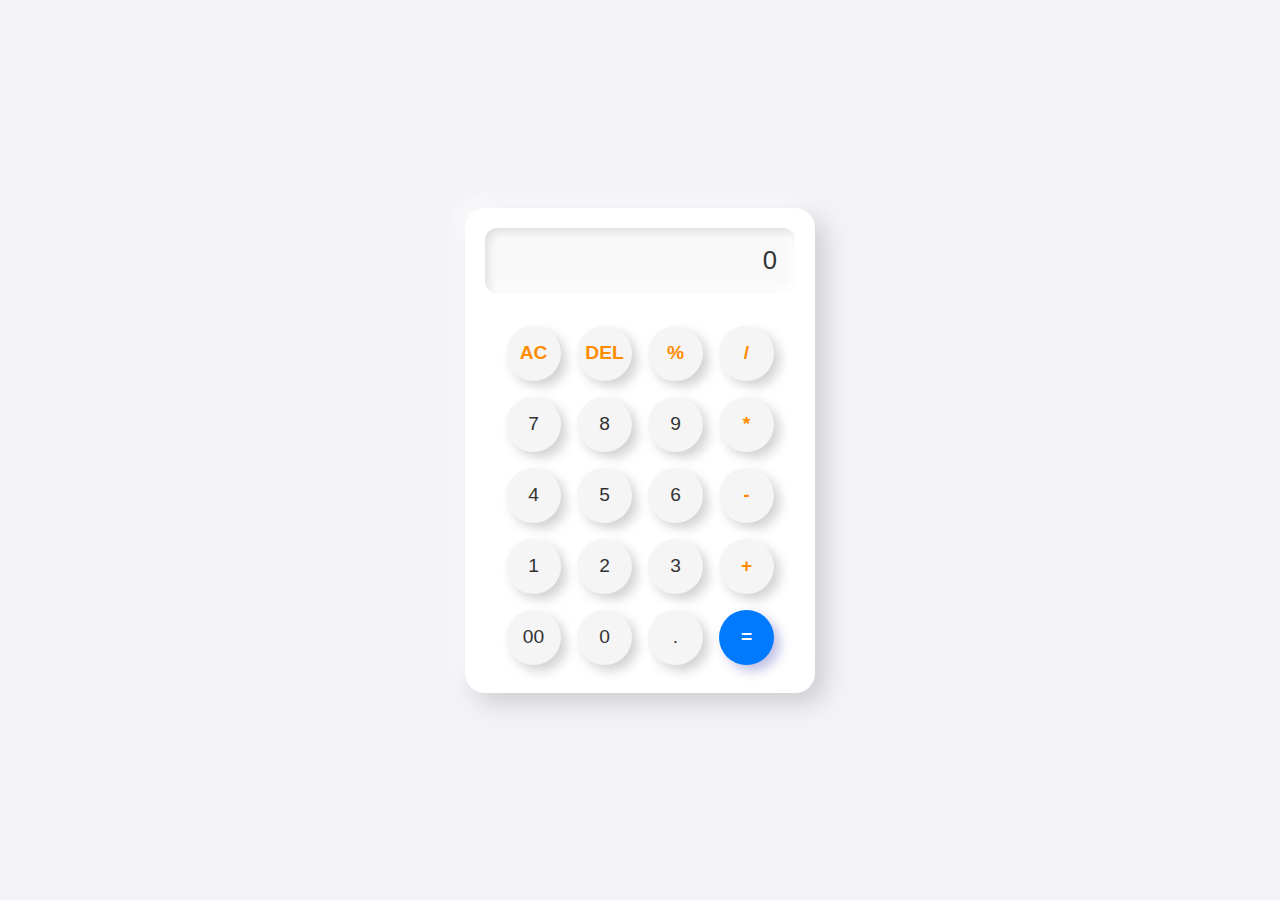
<file: calculator/index.html>
<!DOCTYPE html>
<html lang="en">
<head>
    <meta charset="UTF-8" />
    <meta name="viewport" content="width=device-width, initial-scale=1.0" />
    <title>3D White Calculator | By Mr Pulse</title>
    <link rel="stylesheet" href="style.css">
</head>

<body>
    <div class="container">
        <input type="text" id="input" value="0" disabled />

        <div class="button">
            <button class="operator">AC</button>
            <button class="operator">DEL</button>
            <button class="operator">%</button>
            <button class="operator">/</button>
        </div>

        <div class="button">
            <button>7</button><button>8</button><button>9</button><button class="operator">*</button>
        </div>

        <div class="button">
            <button>4</button><button>5</button><button>6</button><button class="operator">-</button>
        </div>

        <div class="button">
            <button>1</button><button>2</button><button>3</button><button class="operator">+</button>
        </div>

        <div class="button">
            <button>00</button><button>0</button><button>.</button><button class="operator equal">=</button>
        </div>
    </div>

    <!-- TODO: Feture i will improve this calculator by adding keyboard support, history log, dark/light mode, and preventing double operators like ++ or ** -->
<script src="script.js"></script>
</body>
</html>
</file>
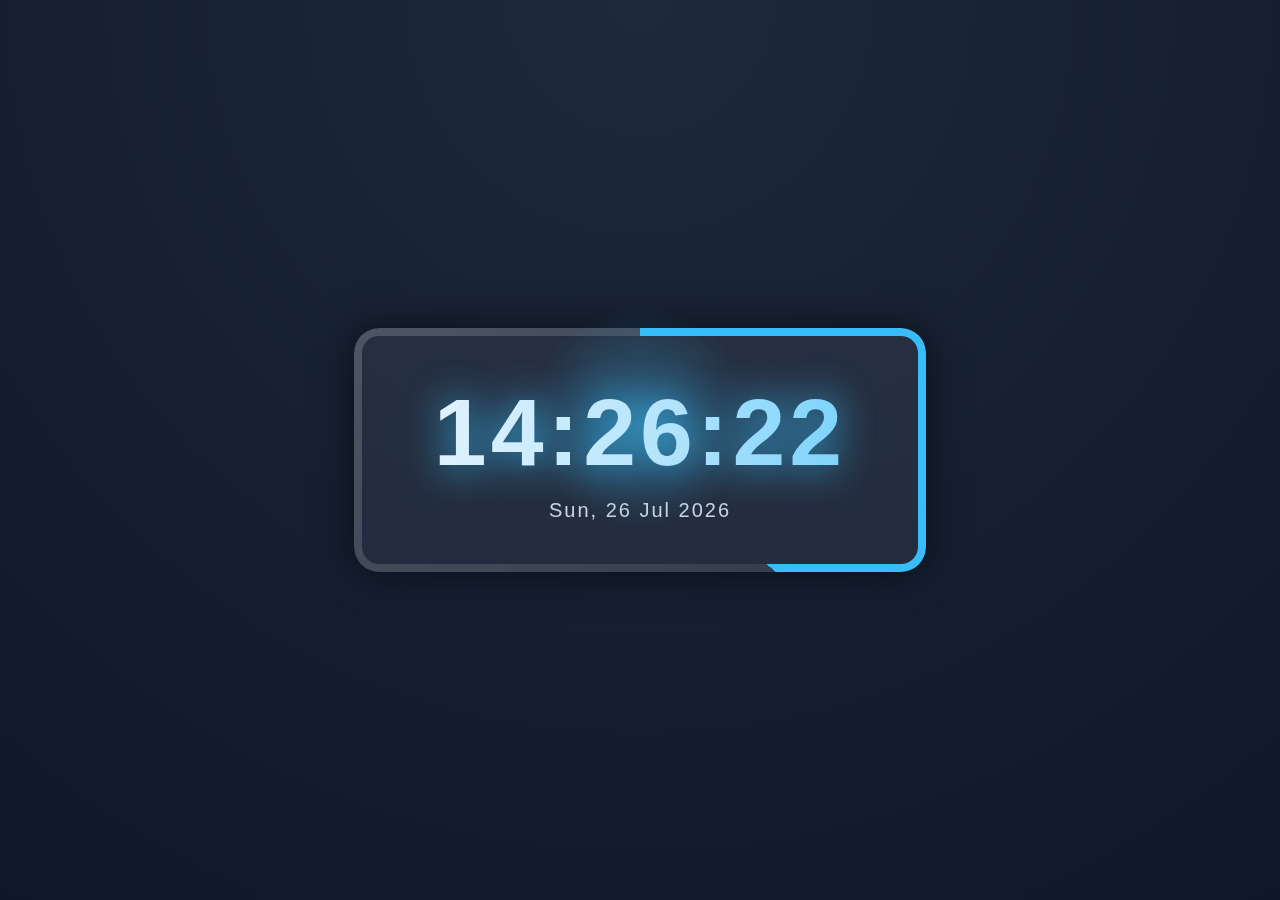
<file: digital-clock/index.html>
<!DOCTYPE html>
<html lang="en">

<head>
    <meta charset="UTF-8" />
    <meta name="viewport" content="width=device-width, initial-scale=1.0" />
    <title>Digital Clock | Upgraded UI</title>
    <link rel="stylesheet" href="style.css">

</head>

<body>

    <div class="container" id="box">
        <div class="glow-ring"></div>
        <div id="clock" class="clock">00:00:00</div>
        <div id="date" class="date">Loading date...</div>
    </div>

    <script src="script.js"></script>
</body>

</html>
</file>
<file: calculator/style.css>
* {
  margin: 0;
  padding: 0;
  box-sizing: border-box;
}

body {
  background-color: #f2f2f7;
  font-family: "Segoe UI", Tahoma, Geneva, Verdana, sans-serif;
  display: flex;
  align-items: center;
  justify-content: center;
  height: 100vh;
  padding: 20px;
}

.container {
  width: 100%;
  max-width: 350px;
  padding: 20px;
  border-radius: 20px;
  background: #ffffff;
  box-shadow: 10px 10px 25px rgba(0, 0, 0, 0.15),
    -10px -10px 25px rgba(255, 255, 255, 0.8);
  display: flex;
  flex-direction: column;
  align-items: center;
}

input {
  width: 100%;
  padding: 18px;
  font-size: 1.6rem;
  text-align: right;
  border-radius: 12px;
  color: #333;
  border: none;
  background: #f9f9f9;
  box-shadow: inset 4px 4px 8px rgba(0, 0, 0, 0.1), inset -4px -4px 8px #ffffff;
  margin-bottom: 25px;
}

.button {
  display: flex;
  justify-content: center;
}

button {
  height: 55px;
  width: 55px;
  margin: 8px;
  border-radius: 50%;
  font-size: 1.2rem;
  cursor: pointer;
  border: none;
  color: #333;
  background: #f5f5f5;
  box-shadow: 6px 6px 12px rgba(0, 0, 0, 0.18), -6px -6px 12px #ffffff;
  transition: all 0.2s ease;
}

button:hover {
  background: #ffffff;
  box-shadow: -3px -3px 8px #ffffff, 3px 3px 8px rgba(0, 0, 0, 0.25);
  transform: scale(1.07);
}

button:active {
  transform: scale(0.92);
  box-shadow: inset 4px 4px 10px rgba(0, 0, 0, 0.2),
    inset -4px -4px 10px #ffffff;
}

.operator {
  color: #ff8c00;
  font-weight: bold;
}

.equal {
  background: #007aff;
  color: white;
  box-shadow: 6px 6px 12px rgba(0, 0, 150, 0.25),
    -6px -6px 12px rgba(255, 255, 255, 0.8);
}

.equal:hover {
  background-color: #007aff;
}

.equal:active {
  box-shadow: inset 4px 4px 12px rgba(0, 0, 150, 0.35),
    inset -4px -4px 12px rgba(255, 255, 255, 0.8);
}

@media (max-width: 420px) {
  button {
    height: 47px;
    width: 47px;
    font-size: 1rem;
  }
  input {
    font-size: 1.3rem;
    padding: 15px;
  }
}
</file>
<file: digital-clock/style.css>
* {
  margin: 0;
  padding: 0;
  box-sizing: border-box;
  font-family: "Poppins", sans-serif;
}

body {
  height: 100vh;
  display: flex;
  justify-content: center;
  align-items: center;
  background: radial-gradient(circle at top, #1e293b, #0f172a);
}

.container {
  padding: 50px 80px;
  border-radius: 25px;
  position: relative;
  background: rgba(255, 255, 255, 0.06);
  backdrop-filter: blur(15px);
  box-shadow: 0 0 40px rgba(0, 0, 0, 0.6);
}

/* BASE BORDER */
.container::before {
  content: "";
  position: absolute;
  inset: 0;
  border-radius: 25px;
  padding: 8px;
  background: linear-gradient(135deg, #ffffff30, #ffffff10);
  -webkit-mask: linear-gradient(#fff 0 0) content-box, linear-gradient(#fff 0 0);
  -webkit-mask-composite: xor;
  mask-composite: exclude;
}

/* PROGRESS BORDER */
.container::after {
  content: "";
  position: absolute;
  inset: 0;
  border-radius: 25px;
  padding: 8px;
  background: conic-gradient(#38bdf8 var(--progress), transparent 0);
  -webkit-mask: linear-gradient(#fff 0 0) content-box, linear-gradient(#fff 0 0);
  -webkit-mask-composite: xor;
  mask-composite: exclude;
  transition: all 0.25s linear;
}

.clock {
  font-size: 95px;
  letter-spacing: 4px;
  font-weight: 800;
  display: flex;
  justify-content: center;
  align-items: center;
  background: linear-gradient(90deg, #e0f2fe, #bae6fd, #7dd3fc);
  -webkit-background-clip: text;
  color: transparent;
  filter: drop-shadow(0 0 20px #38bdf8);
}

.date {
  margin-top: 12px;
  text-align: center;
  font-size: 20px;
  color: #cbd5e1;
  letter-spacing: 2px;
}

.glow-ring {
  position: absolute;
  width: 260px;
  height: 260px;
  border-radius: 50%;
  top: -40px;
  left: 50%;
  transform: translateX(-50%);
  background: radial-gradient(circle, #38bdf855, transparent 60%);
  animation: pulse 3s infinite ease-in-out;
}

@keyframes pulse {
  0% {
    transform: translateX(-50%) scale(1);
    opacity: 0.5;
  }
  50% {
    transform: translateX(-50%) scale(1.15);
    opacity: 0.75;
  }
  100% {
    transform: translateX(-50%) scale(1);
    opacity: 0.5;
  }
}
</file>
